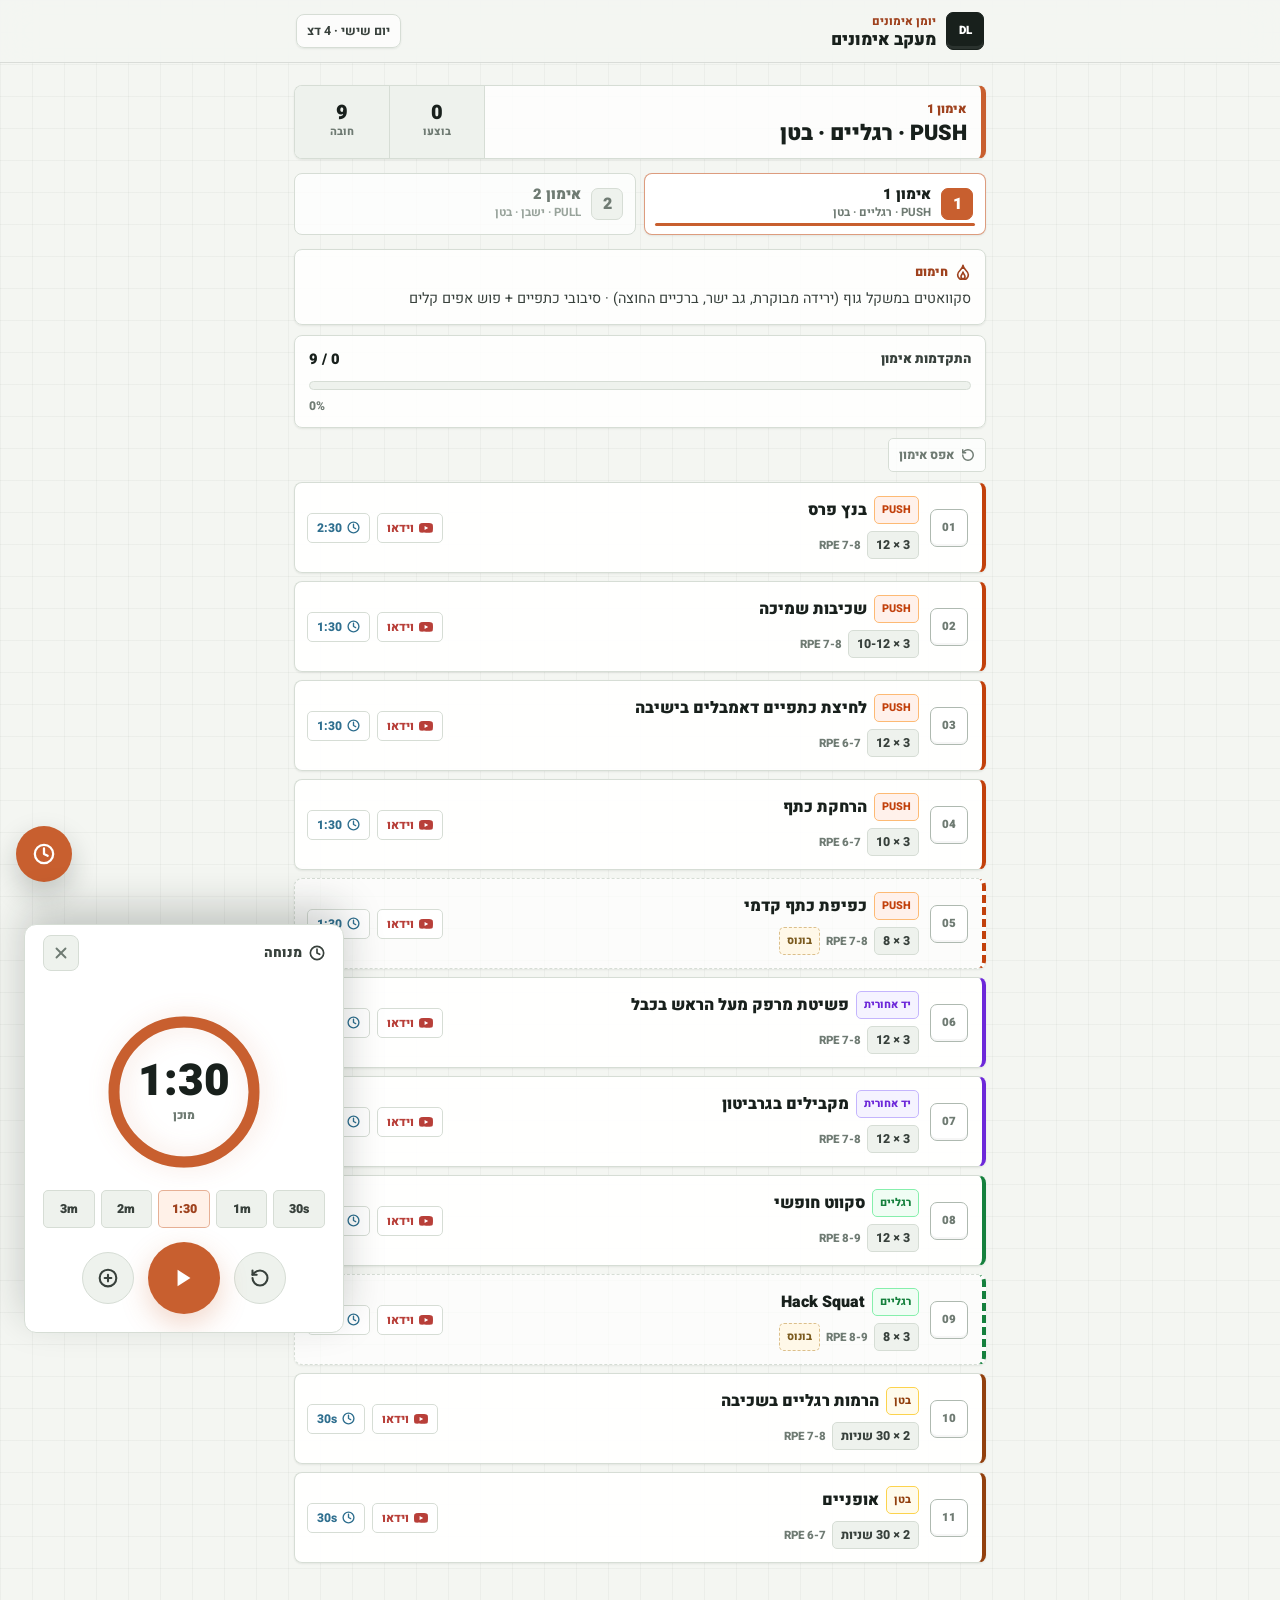
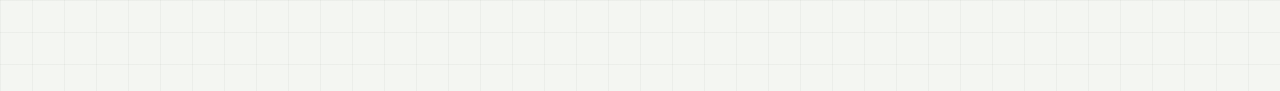
<file: index.html>
<!DOCTYPE html>
<html lang="he" dir="rtl">
<head>
  <meta charset="UTF-8">
  <meta name="viewport" content="width=device-width, initial-scale=1.0, viewport-fit=cover">
  <meta name="theme-color" content="#F7F8FA">
  <meta name="description" content="יומן אימונים אישי עם צ'קליסט, התקדמות יומית וטיימר מנוחה.">
  <meta name="apple-mobile-web-app-capable" content="yes">
  <meta name="apple-mobile-web-app-status-bar-style" content="default">
  <title>מעקב אימונים – דולב</title>
  <link rel="icon" href="data:image/svg+xml,%3Csvg xmlns='http://www.w3.org/2000/svg' viewBox='0 0 64 64'%3E%3Crect width='64' height='64' rx='10' fill='%2318201c'/%3E%3Cpath d='M15 25h34v14H15zM8 28h7v8H8zm41 0h7v8h-7z' fill='%23f0783f'/%3E%3C/svg%3E">
  <link rel="preconnect" href="https://fonts.googleapis.com">
  <link rel="preconnect" href="https://fonts.gstatic.com" crossorigin>
  <link href="https://fonts.googleapis.com/css2?family=Heebo:wght@400;500;600;700;800;900&display=swap" rel="stylesheet">
  <link rel="stylesheet" href="style.css?v=2">
</head>
<body>
  <a class="skip-link" href="#exercise-list">דלג לרשימת התרגילים</a>

  <canvas id="confetti-canvas" aria-hidden="true"></canvas>

  <!-- Header -->
  <header class="header">
    <div class="header-inner">
      <div class="header-brand">
        <span class="brand-mark" aria-hidden="true">DL</span>
        <div class="brand-copy">
          <span class="header-kicker">יומן אימונים</span>
          <span class="header-title">מעקב אימונים</span>
        </div>
      </div>
      <time class="header-date" id="header-date" aria-label="תאריך היום"></time>
    </div>
  </header>

  <!-- Main Content -->
  <main class="main" id="main">

    <!-- Session Status -->
    <section class="session-strip" aria-labelledby="session-title">
      <div class="session-copy">
        <span class="session-label" id="session-label">אימון 1</span>
        <h1 class="session-title" id="session-title">PUSH · רגליים · בטן</h1>
      </div>
      <div class="session-metrics" aria-label="סטטוס התקדמות">
        <div class="metric">
          <span class="metric-value" id="completed-count">0</span>
          <span class="metric-label">בוצעו</span>
        </div>
        <div class="metric">
          <span class="metric-value" id="required-count">0</span>
          <span class="metric-label">חובה</span>
        </div>
      </div>
    </section>

    <!-- Tab Switcher -->
    <nav class="tabs" role="tablist" aria-label="בחירת אימון">
      <button class="tab active" role="tab" aria-selected="true" aria-controls="workout-panel" data-workout="workout1" id="tab-workout1">
        <span class="tab-number">1</span>
        <div class="tab-info">
          <span class="tab-name">אימון 1</span>
          <span class="tab-sub">PUSH · רגליים · בטן</span>
        </div>
      </button>
      <button class="tab" role="tab" aria-selected="false" aria-controls="workout-panel" data-workout="workout2" id="tab-workout2">
        <span class="tab-number">2</span>
        <div class="tab-info">
          <span class="tab-name">אימון 2</span>
          <span class="tab-sub">PULL · ישבן · בטן</span>
        </div>
      </button>
    </nav>

    <!-- Workout Panel -->
    <div class="workout-panel" id="workout-panel" role="tabpanel">

      <!-- Warmup Card -->
      <div class="warmup-card">
        <div class="warmup-header">
          <svg width="16" height="16" viewBox="0 0 24 24" fill="none" stroke="currentColor" stroke-width="2.5" stroke-linecap="round" stroke-linejoin="round" aria-hidden="true">
            <path d="M12 2c0 6-8 8-8 14a8 8 0 0 0 16 0c0-6-8-8-8-14z"/><path d="M12 12c0 3-3 4-3 7a3 3 0 0 0 6 0c0-3-3-4-3-7z"/>
          </svg>
          <span>חימום</span>
        </div>
        <p class="warmup-text" id="warmup-text"></p>
      </div>

      <!-- Progress Section -->
      <div class="progress-section">
        <div class="progress-header">
          <span class="progress-label">התקדמות אימון</span>
          <span class="progress-fraction" id="progress-fraction">0 / 0</span>
        </div>
        <div class="progress-track" role="progressbar" aria-valuemin="0" aria-valuemax="100" aria-valuenow="0" id="progress-bar-container">
          <div class="progress-fill" id="progress-fill"></div>
        </div>
        <div class="progress-pct" id="progress-pct">0%</div>
      </div>

      <!-- Reset Button -->
      <button class="reset-workout-btn" id="reset-workout-btn" aria-label="אפס אימון">
        <svg width="14" height="14" viewBox="0 0 24 24" fill="none" stroke="currentColor" stroke-width="2.5" stroke-linecap="round" stroke-linejoin="round" aria-hidden="true">
          <path d="M3 12a9 9 0 1 0 9-9 9.75 9.75 0 0 0-6.74 2.74L3 8"/>
          <path d="M3 3v5h5"/>
        </svg>
        <span id="reset-workout-label">אפס אימון</span>
      </button>

      <!-- Exercise List -->
      <ol class="exercise-list" id="exercise-list" aria-label="רשימת תרגילים"></ol>

    </div>
  </main>

  <!-- Rest Timer Widget -->
  <aside class="timer-widget" id="timer-widget" aria-label="טיימר מנוחה" aria-hidden="true">
    <div class="timer-drag-handle" id="timer-drag-handle" aria-hidden="true"></div>

    <div class="timer-top">
      <span class="timer-title">
        <svg width="16" height="16" viewBox="0 0 24 24" fill="none" stroke="currentColor" stroke-width="2.5" stroke-linecap="round" stroke-linejoin="round" aria-hidden="true">
          <circle cx="12" cy="12" r="10"/><polyline points="12 6 12 12 16 14"/>
        </svg>
        מנוחה
      </span>
      <button class="timer-close-btn" id="timer-close-btn" aria-label="סגור טיימר">
        <svg width="18" height="18" viewBox="0 0 24 24" fill="none" stroke="currentColor" stroke-width="2.5" stroke-linecap="round" stroke-linejoin="round" aria-hidden="true">
          <line x1="18" y1="6" x2="6" y2="18"/><line x1="6" y1="6" x2="18" y2="18"/>
        </svg>
      </button>
    </div>

    <div class="timer-exercise-name" id="timer-exercise-name"></div>

    <!-- Ring -->
    <div class="timer-ring-wrap">
      <svg class="timer-ring-svg" viewBox="0 0 120 120" aria-hidden="true">
        <circle class="ring-track" cx="60" cy="60" r="50"/>
        <circle class="ring-progress" id="ring-progress" cx="60" cy="60" r="50"/>
      </svg>
      <div class="timer-center">
        <div class="timer-time" id="timer-time">1:30</div>
        <div class="timer-status" id="timer-status">מוכן</div>
      </div>
    </div>

    <!-- Presets -->
    <div class="timer-presets" role="group" aria-label="זמני מנוחה מוגדרים מראש">
      <button class="preset-btn" data-s="30" aria-label="30 שניות">30s</button>
      <button class="preset-btn" data-s="60" aria-label="דקה">1m</button>
      <button class="preset-btn preset-active" data-s="90" aria-label="דקה וחצי">1:30</button>
      <button class="preset-btn" data-s="120" aria-label="שתי דקות">2m</button>
      <button class="preset-btn" data-s="180" aria-label="שלוש דקות">3m</button>
    </div>

    <!-- Controls -->
    <div class="timer-controls">
      <button class="ctrl-btn ctrl-reset" id="ctrl-reset" aria-label="אפס טיימר">
        <svg width="20" height="20" viewBox="0 0 24 24" fill="none" stroke="currentColor" stroke-width="2.5" stroke-linecap="round" stroke-linejoin="round" aria-hidden="true">
          <path d="M3 12a9 9 0 1 0 9-9 9.75 9.75 0 0 0-6.74 2.74L3 8"/>
          <path d="M3 3v5h5"/>
        </svg>
      </button>
      <button class="ctrl-btn ctrl-play" id="ctrl-play" aria-label="התחל">
        <svg class="icon-play" width="22" height="22" viewBox="0 0 24 24" fill="currentColor" stroke="none" aria-hidden="true">
          <polygon points="5 3 19 12 5 21 5 3"/>
        </svg>
        <svg class="icon-pause" width="22" height="22" viewBox="0 0 24 24" fill="currentColor" stroke="none" aria-hidden="true" style="display:none">
          <rect x="6" y="4" width="4" height="16"/><rect x="14" y="4" width="4" height="16"/>
        </svg>
      </button>
      <button class="ctrl-btn ctrl-plus" id="ctrl-plus" aria-label="הוסף 30 שניות">
        <svg width="20" height="20" viewBox="0 0 24 24" fill="none" stroke="currentColor" stroke-width="2.5" stroke-linecap="round" stroke-linejoin="round" aria-hidden="true">
          <circle cx="12" cy="12" r="10"/><line x1="12" y1="8" x2="12" y2="16"/><line x1="8" y1="12" x2="16" y2="12"/>
        </svg>
      </button>
    </div>
  </aside>

  <!-- Timer Backdrop (mobile) -->
  <div class="timer-backdrop" id="timer-backdrop" aria-hidden="true"></div>

  <!-- FAB: open timer -->
  <button class="timer-fab" id="timer-fab" aria-label="פתח טיימר מנוחה">
    <svg width="22" height="22" viewBox="0 0 24 24" fill="none" stroke="currentColor" stroke-width="2.5" stroke-linecap="round" stroke-linejoin="round" aria-hidden="true">
      <circle cx="12" cy="12" r="10"/><polyline points="12 6 12 12 16 14"/>
    </svg>
  </button>

  <script src="app.js"></script>
</body>
</html>
</file>
<file: style.css>
/* Purpose-built mobile workout log */

:root {
  --bg: #f4f6f2;
  --ink: #18201c;
  --ink-soft: #38413c;
  --muted: #6f7b73;
  --faint: #98a39b;
  --surface: #ffffff;
  --surface-2: #eef2ed;
  --surface-3: #e1e8e2;
  --line: #d6ddd5;
  --line-strong: #aeb9b0;
  --primary: #c85f2f;
  --primary-dark: #9f421e;
  --primary-soft: #fff1e8;
  --success: #25714f;
  --success-soft: #e7f3ec;
  --warning: #b8852e;
  --blue: #2f6f8f;
  --danger: #b83f39;
  --shadow-1: 0 1px 2px rgba(24, 32, 28, .08);
  --shadow-2: 0 8px 24px rgba(24, 32, 28, .10);
  --radius: 8px;
  --radius-sm: 5px;
  --font: "Heebo", system-ui, -apple-system, BlinkMacSystemFont, "Segoe UI", sans-serif;
  --ease: cubic-bezier(.2, .7, .2, 1);
  --ring-c: 314.159;
}

*, *::before, *::after {
  box-sizing: border-box;
}

* {
  margin: 0;
  padding: 0;
}

html {
  -webkit-text-size-adjust: 100%;
  direction: ltr;
  scroll-behavior: smooth;
}

body {
  min-height: 100dvh;
  background:
    linear-gradient(rgba(24, 32, 28, .035) 1px, transparent 1px),
    linear-gradient(90deg, rgba(24, 32, 28, .035) 1px, transparent 1px),
    var(--bg);
  background-size: 32px 32px, 32px 32px, auto;
  color: var(--ink);
  direction: ltr;
  font-family: var(--font);
  font-size: 16px;
  line-height: 1.5;
  overflow-x: hidden;
  -webkit-font-smoothing: antialiased;
}

.skip-link,
.header,
.main,
.timer-widget,
.timer-fab {
  direction: rtl;
}

@media (max-width: 639px) {
  body.timer-open {
    overflow: hidden;
  }
}

button,
a {
  -webkit-tap-highlight-color: transparent;
}

button {
  border: 0;
  background: none;
  color: inherit;
  cursor: pointer;
  font: inherit;
  touch-action: manipulation;
}

a {
  color: inherit;
}

.skip-link {
  position: fixed;
  top: 12px;
  right: 12px;
  z-index: 10000;
  transform: translateY(-160%);
  background: var(--ink);
  color: #fff;
  border-radius: var(--radius-sm);
  padding: 8px 12px;
  text-decoration: none;
  transition: transform 180ms var(--ease);
}

.skip-link:focus {
  transform: translateY(0);
}

#confetti-canvas {
  position: fixed;
  inset: 0;
  pointer-events: none;
  z-index: 900;
}

.header {
  position: sticky;
  top: 0;
  z-index: 100;
  border-bottom: 1px solid rgba(24, 32, 28, .12);
  background: rgba(244, 246, 242, .92);
  backdrop-filter: blur(16px);
  -webkit-backdrop-filter: blur(16px);
  padding-top: env(safe-area-inset-top, 0);
}

.header-inner {
  width: min(100%, 720px);
  min-width: 0;
  margin: 0 auto;
  padding: 12px 16px;
  display: flex;
  align-items: center;
  justify-content: space-between;
  gap: 12px;
}

.header-brand {
  min-width: 0;
  display: flex;
  align-items: center;
  gap: 10px;
}

.brand-mark {
  width: 38px;
  height: 38px;
  flex: 0 0 38px;
  display: grid;
  place-items: center;
  border: 1px solid var(--ink);
  border-radius: 7px;
  background: var(--ink);
  color: #fff;
  font-size: .72rem;
  font-weight: 900;
  letter-spacing: 0;
  box-shadow: inset 0 -3px 0 rgba(255, 255, 255, .08);
}

.brand-copy {
  min-width: 0;
  display: grid;
  gap: 1px;
}

.header-kicker {
  color: var(--primary-dark);
  font-size: .72rem;
  font-weight: 800;
  letter-spacing: 0;
}

.header-title {
  overflow: hidden;
  color: var(--ink);
  font-size: 1.05rem;
  font-weight: 900;
  letter-spacing: 0;
  line-height: 1.1;
  text-overflow: ellipsis;
  white-space: nowrap;
}

.header-date {
  flex: 0 0 auto;
  display: inline-flex;
  align-items: center;
  min-height: 34px;
  border: 1px solid var(--line);
  border-radius: var(--radius);
  background: rgba(255, 255, 255, .74);
  color: var(--ink-soft);
  font-size: .78rem;
  font-weight: 700;
  padding: 6px 10px;
  box-shadow: var(--shadow-1);
  white-space: nowrap;
}

.main {
  width: min(100%, 720px);
  margin: 0 auto;
  padding: 18px 14px 128px;
}

.session-strip {
  display: grid;
  grid-template-columns: minmax(0, 1fr) auto;
  align-items: stretch;
  gap: 12px;
  margin-bottom: 14px;
  border: 1px solid var(--line);
  border-right: 5px solid var(--primary);
  border-radius: var(--radius);
  background: rgba(255, 255, 255, .82);
  box-shadow: var(--shadow-1);
  overflow: hidden;
}

.session-copy {
  min-width: 0;
  padding: 14px 14px 12px;
}

.session-label {
  display: block;
  color: var(--primary-dark);
  font-size: .78rem;
  font-weight: 900;
  letter-spacing: 0;
}

.session-title {
  margin-top: 2px;
  color: var(--ink);
  font-size: 1.35rem;
  font-weight: 900;
  letter-spacing: 0;
  line-height: 1.15;
  text-wrap: balance;
}

.session-metrics {
  display: grid;
  grid-template-columns: repeat(2, minmax(54px, 1fr));
  border-right: 1px solid var(--line);
  background: var(--surface-2);
}

.metric {
  min-width: 56px;
  display: grid;
  align-content: center;
  justify-items: center;
  gap: 1px;
  padding: 9px 10px;
}

.metric + .metric {
  border-right: 1px solid var(--line);
}

.metric-value {
  color: var(--ink);
  font-size: 1.25rem;
  font-weight: 900;
  line-height: 1;
  font-variant-numeric: tabular-nums;
}

.metric-label {
  color: var(--muted);
  font-size: .68rem;
  font-weight: 800;
  letter-spacing: 0;
}

.tabs {
  display: grid;
  grid-template-columns: repeat(2, minmax(0, 1fr));
  gap: 8px;
  margin-bottom: 14px;
}

.tab {
  position: relative;
  min-width: 0;
  min-height: 62px;
  display: grid;
  grid-template-columns: auto minmax(0, 1fr);
  align-items: center;
  gap: 10px;
  border: 1px solid var(--line);
  border-radius: var(--radius);
  background: rgba(255, 255, 255, .78);
  color: var(--muted);
  padding: 11px 12px;
  text-align: right;
  transition: transform 180ms var(--ease), border-color 180ms var(--ease), background 180ms var(--ease), box-shadow 180ms var(--ease);
}

.tab::after {
  content: "";
  position: absolute;
  inset: auto 10px 8px 10px;
  height: 3px;
  border-radius: 2px;
  background: var(--primary);
  opacity: 0;
  transform: scaleX(.45);
  transition: opacity 180ms var(--ease), transform 180ms var(--ease);
}

.tab:hover {
  border-color: var(--line-strong);
  background: var(--surface);
  box-shadow: var(--shadow-1);
}

.tab:active {
  transform: translateY(1px);
}

.tab.active {
  border-color: rgba(200, 95, 47, .62);
  background: var(--surface);
  color: var(--ink);
  box-shadow: var(--shadow-1);
}

.tab.active::after {
  opacity: 1;
  transform: scaleX(1);
}

.tab-number {
  width: 32px;
  height: 32px;
  display: grid;
  place-items: center;
  border: 1px solid var(--line);
  border-radius: 7px;
  background: var(--surface-2);
  color: var(--muted);
  font-size: 1rem;
  font-weight: 900;
  line-height: 1;
  font-variant-numeric: tabular-nums;
}

.tab.active .tab-number {
  border-color: var(--primary);
  background: var(--primary);
  color: #fff;
}

.tab-info {
  min-width: 0;
  display: grid;
  gap: 1px;
}

.tab-name {
  overflow: hidden;
  font-size: .92rem;
  font-weight: 900;
  line-height: 1.2;
  text-overflow: ellipsis;
  white-space: nowrap;
}

.tab-sub {
  overflow: hidden;
  color: var(--faint);
  font-size: .72rem;
  font-weight: 700;
  letter-spacing: 0;
  text-overflow: ellipsis;
  white-space: nowrap;
}

.tab.active .tab-sub {
  color: var(--muted);
}

.workout-panel {
  display: flex;
  flex-direction: column;
  gap: 10px;
  animation: panelIn 220ms var(--ease) both;
}

@keyframes panelIn {
  from {
    opacity: 0;
    transform: translateY(6px);
  }
  to {
    opacity: 1;
    transform: translateY(0);
  }
}

.warmup-card,
.progress-section {
  border: 1px solid var(--line);
  border-radius: var(--radius);
  background: rgba(255, 255, 255, .86);
  box-shadow: var(--shadow-1);
}

.warmup-card {
  padding: 13px 14px;
}

.warmup-header {
  display: flex;
  align-items: center;
  gap: 7px;
  margin-bottom: 6px;
  color: var(--primary-dark);
  font-size: .78rem;
  font-weight: 900;
  letter-spacing: 0;
}

.warmup-text {
  color: var(--ink-soft);
  font-size: .9rem;
  line-height: 1.65;
}

.progress-section {
  padding: 13px 14px 12px;
}

.progress-header {
  display: flex;
  align-items: center;
  justify-content: space-between;
  gap: 12px;
  margin-bottom: 10px;
}

.progress-label {
  color: var(--ink-soft);
  font-size: .82rem;
  font-weight: 900;
  letter-spacing: 0;
}

.progress-fraction {
  color: var(--ink);
  font-size: .92rem;
  font-weight: 900;
  font-variant-numeric: tabular-nums;
}

.progress-track {
  height: 9px;
  overflow: hidden;
  border: 1px solid var(--line);
  border-radius: 999px;
  background: var(--surface-2);
}

.progress-fill {
  width: 0;
  height: 100%;
  border-radius: inherit;
  background: linear-gradient(90deg, var(--primary), var(--success));
  transition: width 380ms var(--ease);
}

.progress-pct {
  margin-top: 7px;
  color: var(--muted);
  font-size: .76rem;
  font-weight: 800;
  text-align: left;
  font-variant-numeric: tabular-nums;
}

.reset-workout-btn {
  align-self: flex-start;
  min-height: 34px;
  display: inline-flex;
  align-items: center;
  gap: 7px;
  border: 1px solid var(--line);
  border-radius: var(--radius-sm);
  background: rgba(255, 255, 255, .74);
  color: var(--muted);
  font-size: .78rem;
  font-weight: 800;
  padding: 6px 10px;
  transition: color 180ms var(--ease), border-color 180ms var(--ease), background 180ms var(--ease), transform 180ms var(--ease);
}

.reset-workout-btn:hover {
  border-color: var(--line-strong);
  color: var(--ink-soft);
  background: var(--surface);
}

.reset-workout-btn:active {
  transform: translateY(1px);
}

.reset-workout-btn.armed {
  border-color: rgba(184, 63, 57, .45);
  background: #fff0ee;
  color: var(--danger);
}

.exercise-list {
  display: flex;
  flex-direction: column;
  gap: 8px;
  list-style: none;
}

.exercise-card {
  position: relative;
  display: grid;
  grid-template-columns: 34px minmax(0, 1fr);
  grid-template-areas:
    "check body"
    "check actions";
  gap: 9px 11px;
  border: 1px solid var(--line);
  border-right: 4px solid var(--zone-color, var(--line-strong));
  border-radius: var(--radius);
  background: rgba(255, 255, 255, .92);
  padding: 12px 12px 12px 10px;
  box-shadow: var(--shadow-1);
  animation: rowIn 220ms var(--ease) both;
  animation-delay: var(--row-delay, 0ms);
  transition: transform 180ms var(--ease), border-color 180ms var(--ease), background 180ms var(--ease), box-shadow 180ms var(--ease);
}

@keyframes rowIn {
  from {
    opacity: 0;
    transform: translateY(5px);
  }
  to {
    opacity: 1;
    transform: translateY(0);
  }
}

.exercise-card:hover {
  border-color: var(--line-strong);
  border-right-color: var(--zone-color, var(--line-strong));
  background: #fff;
  box-shadow: var(--shadow-2);
}

.exercise-card.done {
  border-right-color: var(--success);
  background: var(--success-soft);
}

.exercise-card.bonus {
  border-style: dashed;
  background: rgba(255, 255, 255, .68);
}

.exercise-check {
  grid-area: check;
  width: 34px;
  height: 34px;
  display: grid;
  place-items: center;
  border: 1px solid var(--line-strong);
  border-radius: 7px;
  background: var(--surface);
  color: var(--muted);
  box-shadow: inset 0 -2px 0 rgba(24, 32, 28, .04);
  transition: transform 180ms var(--ease), border-color 180ms var(--ease), background 180ms var(--ease), color 180ms var(--ease);
}

.exercise-check:hover {
  border-color: var(--primary);
  color: var(--primary-dark);
}

.exercise-check:active {
  transform: scale(.96);
}

.check-number {
  font-size: .72rem;
  font-weight: 900;
  line-height: 1;
  font-variant-numeric: tabular-nums;
}

.check-icon {
  display: none;
  color: #fff;
}

.exercise-check.checked {
  border-color: var(--success);
  background: var(--success);
  color: #fff;
}

.exercise-check.checked .check-number {
  display: none;
}

.exercise-check.checked .check-icon {
  display: block;
}

.exercise-body {
  grid-area: body;
  min-width: 0;
}

.exercise-name-row {
  min-width: 0;
  display: flex;
  align-items: center;
  gap: 7px;
  margin-bottom: 7px;
}

.exercise-name {
  min-width: 0;
  overflow-wrap: anywhere;
  color: var(--ink);
  font-size: 1rem;
  font-weight: 900;
  letter-spacing: 0;
  line-height: 1.28;
}

.exercise-card.done .exercise-name {
  color: var(--muted);
  text-decoration: line-through;
  text-decoration-thickness: 2px;
}

.zone-badge,
.volume-tag,
.rpe-tag,
.bonus-badge,
.yt-link,
.rest-btn {
  min-height: 28px;
  display: inline-flex;
  align-items: center;
  border-radius: var(--radius-sm);
  font-weight: 800;
  letter-spacing: 0;
  white-space: nowrap;
}

.zone-badge {
  flex: 0 0 auto;
  border: 1px solid var(--zone-border, var(--line));
  background: var(--zone-bg, var(--surface-2));
  color: var(--zone-color, var(--muted));
  font-size: .68rem;
  padding: 3px 7px;
}

.exercise-meta {
  display: flex;
  align-items: center;
  gap: 6px;
  flex-wrap: wrap;
}

.volume-tag {
  border: 1px solid var(--line);
  background: var(--surface-2);
  color: var(--ink-soft);
  font-size: .78rem;
  padding: 3px 8px;
  font-variant-numeric: tabular-nums;
}

.rpe-tag {
  color: var(--muted);
  font-size: .72rem;
}

.bonus-badge {
  border: 1px dashed rgba(184, 133, 46, .5);
  background: #fff8e8;
  color: #7b5b1f;
  font-size: .68rem;
  padding: 3px 7px;
}

.exercise-actions {
  grid-area: actions;
  min-width: 0;
  display: flex;
  align-items: center;
  gap: 7px;
  flex-wrap: wrap;
}

.yt-link,
.rest-btn {
  gap: 5px;
  border: 1px solid var(--line);
  background: var(--surface);
  color: var(--ink-soft);
  font-size: .76rem;
  padding: 5px 9px;
  text-decoration: none;
  transition: transform 180ms var(--ease), border-color 180ms var(--ease), background 180ms var(--ease), color 180ms var(--ease);
}

.yt-link {
  color: var(--danger);
}

.yt-link:hover,
.rest-btn:hover {
  transform: translateY(-1px);
  border-color: var(--line-strong);
  background: #fff;
}

.rest-btn {
  color: var(--blue);
}

.rest-btn:hover {
  border-color: rgba(47, 111, 143, .45);
}

.timer-widget {
  position: fixed;
  right: 0;
  bottom: 0;
  left: 0;
  z-index: 500;
  max-height: 92dvh;
  overflow-y: auto;
  border-top: 1px solid var(--line);
  border-radius: 12px 12px 0 0;
  background: var(--surface);
  box-shadow: 0 -16px 40px rgba(24, 32, 28, .22);
  padding: 0 18px calc(18px + env(safe-area-inset-bottom, 0px));
  transform: translateY(105%);
  transition: transform 260ms var(--ease);
}

.timer-widget.open {
  transform: translateY(0);
}

.timer-drag-handle {
  width: 42px;
  height: 4px;
  margin: 13px auto 7px;
  border-radius: 999px;
  background: var(--line-strong);
}

.timer-backdrop {
  position: fixed;
  inset: 0;
  z-index: 490;
  background: rgba(24, 32, 28, .42);
  opacity: 0;
  pointer-events: none;
  transition: opacity 220ms var(--ease);
}

.timer-backdrop.visible {
  opacity: 1;
  pointer-events: auto;
}

.timer-top {
  display: flex;
  align-items: center;
  justify-content: space-between;
  gap: 12px;
  padding: 10px 0 5px;
}

.timer-title {
  display: inline-flex;
  align-items: center;
  gap: 7px;
  color: var(--ink-soft);
  font-size: .84rem;
  font-weight: 900;
  letter-spacing: 0;
}

.timer-close-btn {
  width: 36px;
  height: 36px;
  display: grid;
  place-items: center;
  border: 1px solid var(--line);
  border-radius: var(--radius);
  background: var(--surface-2);
  color: var(--muted);
  transition: background 180ms var(--ease), color 180ms var(--ease), transform 180ms var(--ease);
}

.timer-close-btn:hover {
  background: var(--surface-3);
  color: var(--ink);
}

.timer-close-btn:active {
  transform: scale(.96);
}

.timer-exercise-name {
  min-height: 22px;
  overflow: hidden;
  color: var(--primary-dark);
  font-size: .9rem;
  font-weight: 900;
  line-height: 1.3;
  text-align: center;
  text-overflow: ellipsis;
  white-space: nowrap;
}

.timer-ring-wrap {
  position: relative;
  width: 168px;
  height: 168px;
  margin: 10px auto 14px;
}

.timer-ring-svg {
  width: 100%;
  height: 100%;
  filter: drop-shadow(0 4px 12px rgba(200, 95, 47, .16));
  transform: rotate(-90deg);
}

.ring-track {
  fill: none;
  stroke: var(--surface-2);
  stroke-width: 8;
}

.ring-progress {
  fill: none;
  stroke: var(--primary);
  stroke-dasharray: var(--ring-c);
  stroke-dashoffset: 0;
  stroke-linecap: round;
  stroke-width: 8;
  transition: stroke-dashoffset 1s linear, stroke 180ms var(--ease);
}

.ring-progress.done-ring {
  stroke: var(--success);
}

.timer-center {
  position: absolute;
  inset: 0;
  display: grid;
  place-content: center;
  justify-items: center;
  gap: 3px;
}

.timer-time {
  color: var(--ink);
  font-size: 2.75rem;
  font-weight: 900;
  letter-spacing: 0;
  line-height: 1;
  font-variant-numeric: tabular-nums;
}

.timer-status {
  color: var(--muted);
  font-size: .72rem;
  font-weight: 900;
  letter-spacing: 0;
}

.timer-presets {
  display: grid;
  grid-template-columns: repeat(5, minmax(0, 1fr));
  gap: 6px;
  margin-bottom: 14px;
}

.preset-btn {
  min-width: 0;
  min-height: 38px;
  border: 1px solid var(--line);
  border-radius: var(--radius-sm);
  background: var(--surface-2);
  color: var(--ink-soft);
  font-size: .78rem;
  font-weight: 900;
  letter-spacing: 0;
  transition: background 180ms var(--ease), border-color 180ms var(--ease), color 180ms var(--ease), transform 180ms var(--ease);
}

.preset-btn:hover,
.preset-btn.preset-active {
  border-color: rgba(200, 95, 47, .45);
  background: var(--primary-soft);
  color: var(--primary-dark);
}

.preset-btn:active {
  transform: translateY(1px);
}

.timer-controls {
  display: flex;
  align-items: center;
  justify-content: center;
  gap: 14px;
}

.ctrl-btn {
  display: grid;
  place-items: center;
  border-radius: 999px;
  transition: transform 180ms var(--ease), background 180ms var(--ease), color 180ms var(--ease), box-shadow 180ms var(--ease);
}

.ctrl-reset,
.ctrl-plus {
  width: 52px;
  height: 52px;
  border: 1px solid var(--line);
  background: var(--surface-2);
  color: var(--ink-soft);
}

.ctrl-reset:hover,
.ctrl-plus:hover {
  background: var(--surface-3);
  color: var(--ink);
}

.ctrl-play {
  width: 72px;
  height: 72px;
  background: var(--primary);
  color: #fff;
  box-shadow: 0 10px 28px rgba(200, 95, 47, .26);
}

.ctrl-play:hover {
  background: var(--primary-dark);
}

.ctrl-play:active,
.ctrl-reset:active,
.ctrl-plus:active {
  transform: scale(.96);
}

.ctrl-play.running {
  background: var(--ink-soft);
  box-shadow: var(--shadow-2);
}

.timer-fab {
  position: fixed;
  left: 16px;
  bottom: calc(18px + env(safe-area-inset-bottom, 0px));
  z-index: 400;
  width: 56px;
  height: 56px;
  display: grid;
  place-items: center;
  border-radius: 999px;
  background: var(--primary);
  color: #fff;
  box-shadow: 0 12px 28px rgba(24, 32, 28, .22);
  transition: opacity 180ms var(--ease), transform 180ms var(--ease), background 180ms var(--ease);
}

.timer-fab:hover {
  background: var(--primary-dark);
  transform: translateY(-1px);
}

.timer-fab:active {
  transform: scale(.96);
}

.timer-fab.hidden {
  opacity: 0;
  pointer-events: none;
  transform: scale(.82);
}

@keyframes ringPulse {
  0% {
    filter: drop-shadow(0 0 0 rgba(37, 113, 79, .5));
  }
  50% {
    filter: drop-shadow(0 0 16px rgba(37, 113, 79, .55));
  }
  100% {
    filter: drop-shadow(0 0 0 rgba(37, 113, 79, 0));
  }
}

.timer-ring-wrap.done-pulse .timer-ring-svg {
  animation: ringPulse 620ms ease-out 2;
}

.completion-banner {
  display: none;
  grid-template-columns: auto minmax(0, 1fr);
  align-items: center;
  gap: 12px;
  border: 1px solid rgba(37, 113, 79, .35);
  border-right: 5px solid var(--success);
  border-radius: var(--radius);
  background: var(--success-soft);
  padding: 14px;
  box-shadow: var(--shadow-1);
}

.completion-banner.visible {
  display: grid;
}

.completion-mark {
  width: 52px;
  height: 52px;
  display: grid;
  place-items: center;
  border-radius: var(--radius);
  background: var(--success);
  color: #fff;
  font-size: .9rem;
  font-weight: 900;
  font-variant-numeric: tabular-nums;
}

.completion-title {
  color: var(--ink);
  font-size: 1rem;
  font-weight: 900;
  letter-spacing: 0;
}

.completion-sub {
  color: var(--muted);
  font-size: .84rem;
  font-weight: 600;
}

:focus-visible {
  outline: 3px solid rgba(200, 95, 47, .75);
  outline-offset: 3px;
}

@media (min-width: 640px) {
  .main {
    padding-top: 22px;
  }

  .session-strip {
    grid-template-columns: minmax(0, 1fr) 190px;
  }

  .exercise-card {
    grid-template-columns: 38px minmax(0, 1fr) auto;
    grid-template-areas: "check body actions";
    align-items: center;
    padding: 13px 14px 13px 12px;
  }

  .exercise-check {
    width: 38px;
    height: 38px;
  }

  .exercise-actions {
    justify-content: flex-start;
  }

  .timer-widget {
    right: auto;
    left: 24px;
    bottom: 24px;
    width: 320px;
    border: 1px solid var(--line);
    border-radius: 12px;
    padding: 0 18px 18px;
    transform: translateY(calc(100% + 48px));
  }

  .timer-drag-handle,
  .timer-backdrop {
    display: none;
  }
}

@media (max-width: 420px) {
  .main {
    padding-inline: 12px;
  }

  .header-inner {
    padding-inline: 12px;
  }

  .brand-mark {
    width: 34px;
    height: 34px;
    flex-basis: 34px;
  }

  .header-date {
    font-size: .72rem;
    padding-inline: 8px;
  }

  .session-strip {
    grid-template-columns: 1fr;
  }

  .session-metrics {
    grid-template-columns: repeat(2, 1fr);
    border-top: 1px solid var(--line);
    border-right: 0;
  }

  .tab {
    padding: 10px;
  }

  .tab-number {
    width: 29px;
    height: 29px;
  }

  .timer-presets {
    gap: 5px;
  }

  .preset-btn {
    font-size: .72rem;
  }
}

@media (max-width: 350px) {
  .tabs {
    grid-template-columns: 1fr;
  }

  .exercise-card {
    grid-template-columns: 32px minmax(0, 1fr);
    gap: 8px;
    padding-inline: 10px;
  }

  .exercise-check {
    width: 32px;
    height: 32px;
  }
}

@media (prefers-reduced-motion: reduce) {
  *,
  *::before,
  *::after {
    animation-duration: 1ms !important;
    animation-delay: 0ms !important;
    transition-duration: 1ms !important;
    scroll-behavior: auto !important;
  }

  .ring-progress {
    transition: none !important;
  }
}

::-webkit-scrollbar {
  width: 6px;
}

::-webkit-scrollbar-track {
  background: transparent;
}

::-webkit-scrollbar-thumb {
  border-radius: 999px;
  background: var(--line-strong);
}
</file>
